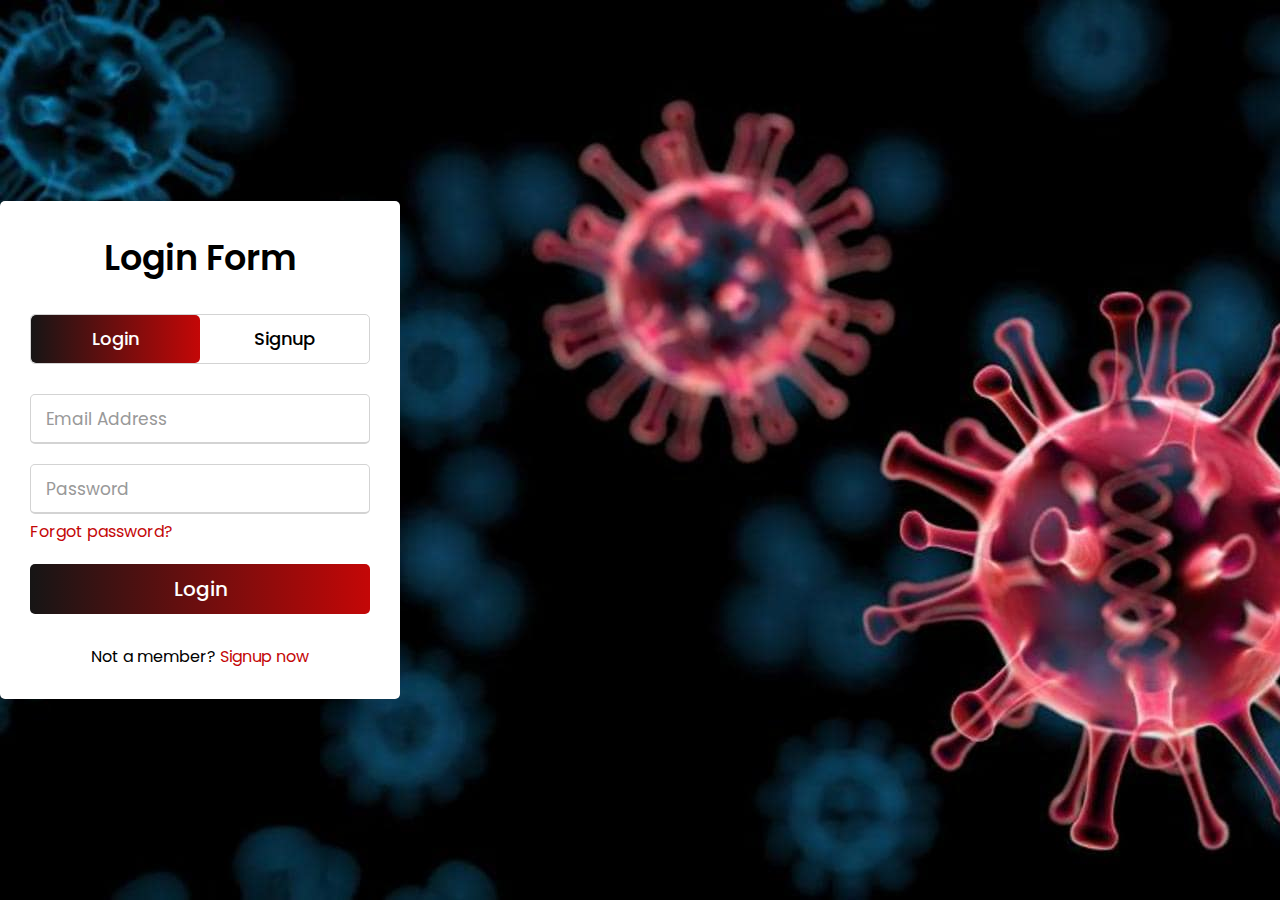
<file: index.html>
<!DOCTYPE html>
<!-- Created By CodingNepal -->
<html lang="en" dir="ltr">

<head>
   <meta charset="utf-8">
   <title>Login-Covid</title>
   <link rel="stylesheet" href="loginstyle.css">
   <meta name="viewport" content="width=device-width, initial-scale=1.0">
   <!-- Global site tag (gtag.js) - Google Analytics -->
   <script async src="https://www.googletagmanager.com/gtag/js?id=G-K9SFXSPNX1"></script>
   <script>
      window.dataLayer = window.dataLayer || [];
      function gtag() { dataLayer.push(arguments); }
      gtag('js', new Date());

      gtag('config', 'G-K9SFXSPNX1');
   </script>
</head>

<body>
   <div class="wrapper">
      <div class="title-text">
         <div class="title login">
            Login Form
         </div>
         <div class="title signup">
            Signup Form
         </div>
      </div>
      <div class="form-container">
         <div class="slide-controls">
            <input type="radio" name="slide" id="login" checked>
            <input type="radio" name="slide" id="signup">
            <label for="login" class="slide login">Login</label>
            <label for="signup" class="slide signup">Signup</label>
            <div class="slider-tab"></div>
         </div>
         <div class="form-inner">
            <form action="#" class="login">
               <div class="field">
                  <input type="text" placeholder="Email Address" required>
               </div>
               <div class="field">
                  <input type="password" placeholder="Password" required>
               </div>
               <div class="pass-link">
                  <a href="#">Forgot password?</a>
               </div>
               <div class="field btn">
                  <div class="btn-layer"></div>
                  <input type="submit" value="Login" onclick="redirect()">
               </div>
               <div class="signup-link">
                  Not a member? <a href="">Signup now</a>
               </div>
            </form>
            <form action="#" class="signup">
               <div class="field">
                  <input type="text" placeholder="Email Address" required>
               </div>
               <div class="field">
                  <input type="password" placeholder="Password" required>
               </div>
               <div class="field">
                  <input type="password" placeholder="Confirm password" required>
               </div>
               <div class="field btn">
                  <div class="btn-layer"></div>
                  <input type="submit" value="Signup">
               </div>
            </form>
         </div>
      </div>
   </div>
   <script>
      const loginText = document.querySelector(".title-text .login");
      const loginForm = document.querySelector("form.login");
      const loginBtn = document.querySelector("label.login");
      const signupBtn = document.querySelector("label.signup");
      const signupLink = document.querySelector("form .signup-link a");
      signupBtn.onclick = (() => {
         loginForm.style.marginLeft = "-50%";
         loginText.style.marginLeft = "-50%";
      });
      loginBtn.onclick = (() => {
         loginForm.style.marginLeft = "0%";
         loginText.style.marginLeft = "0%";
      });
      signupLink.onclick = (() => {
         signupBtn.click();
         return false;
      });

      const redirect = () => {
         window.location = "home.html"
      }

   </script>
</body>

</html>
</file>
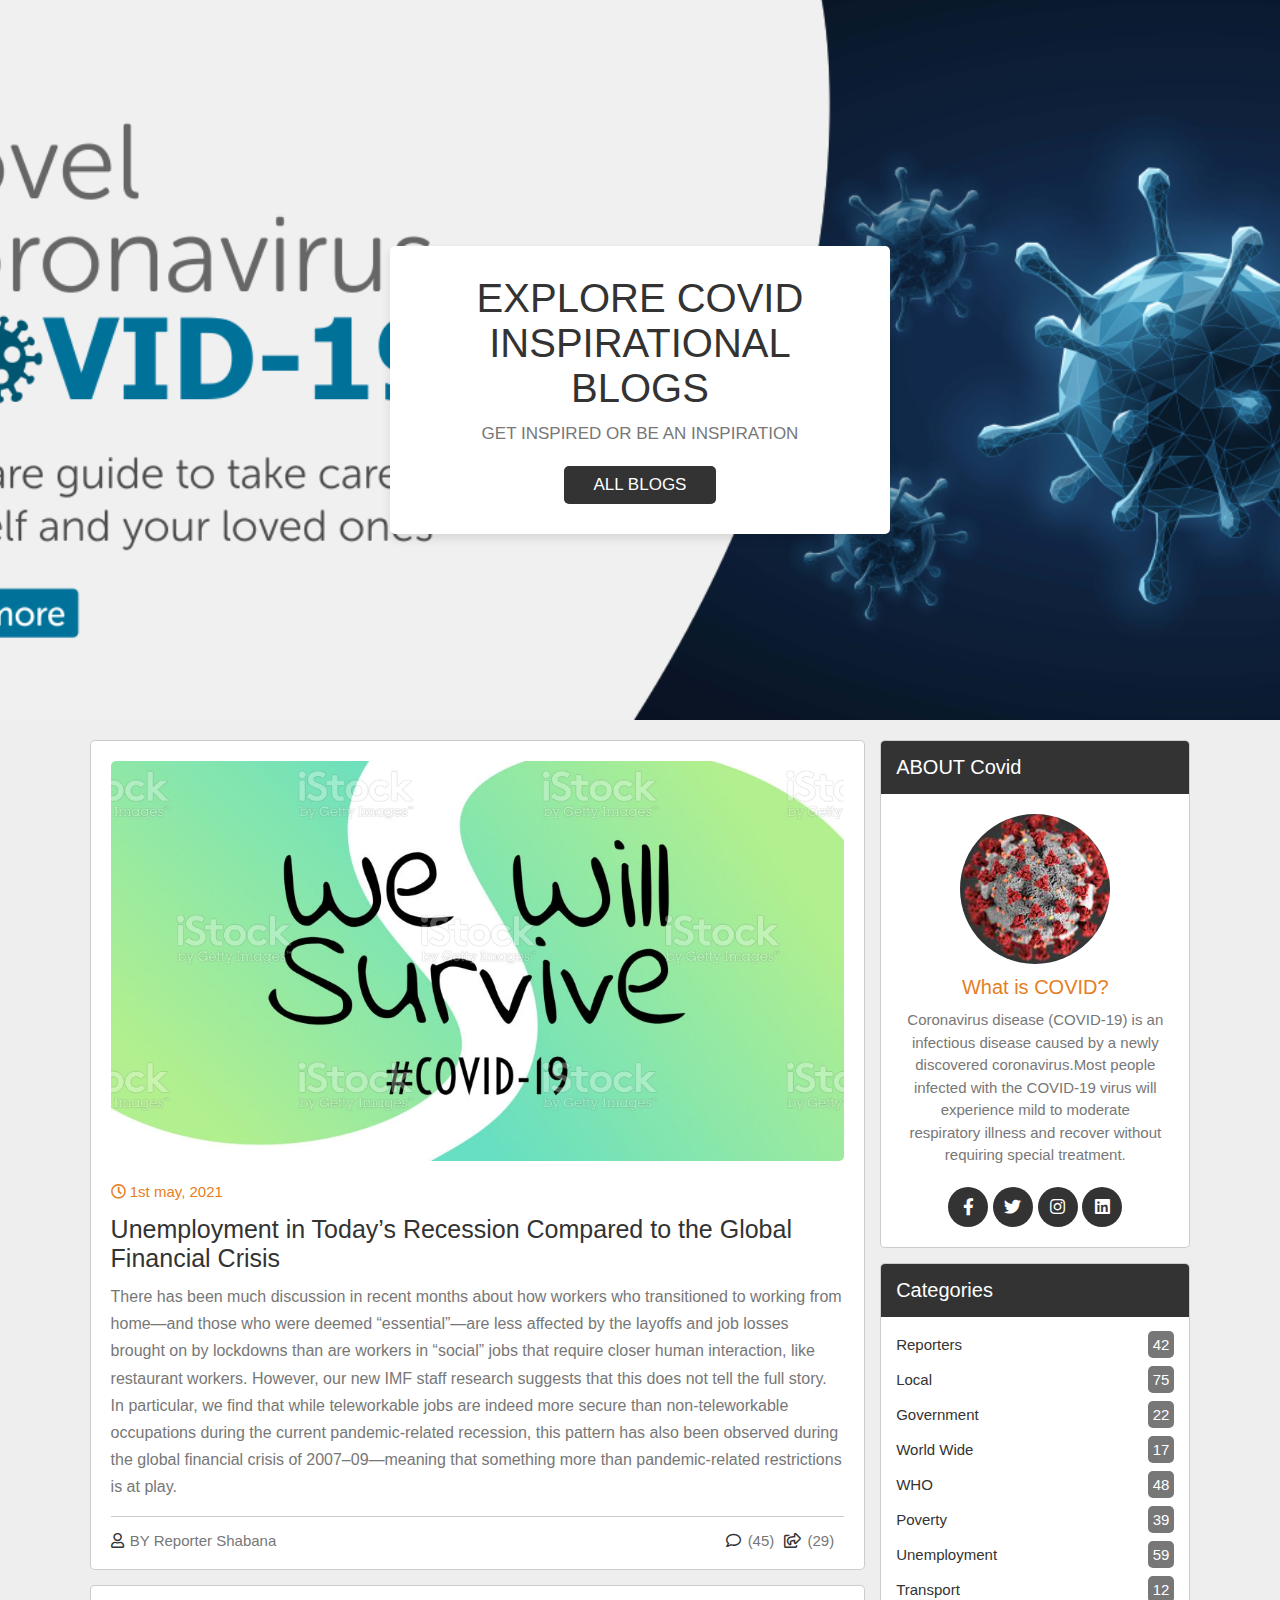
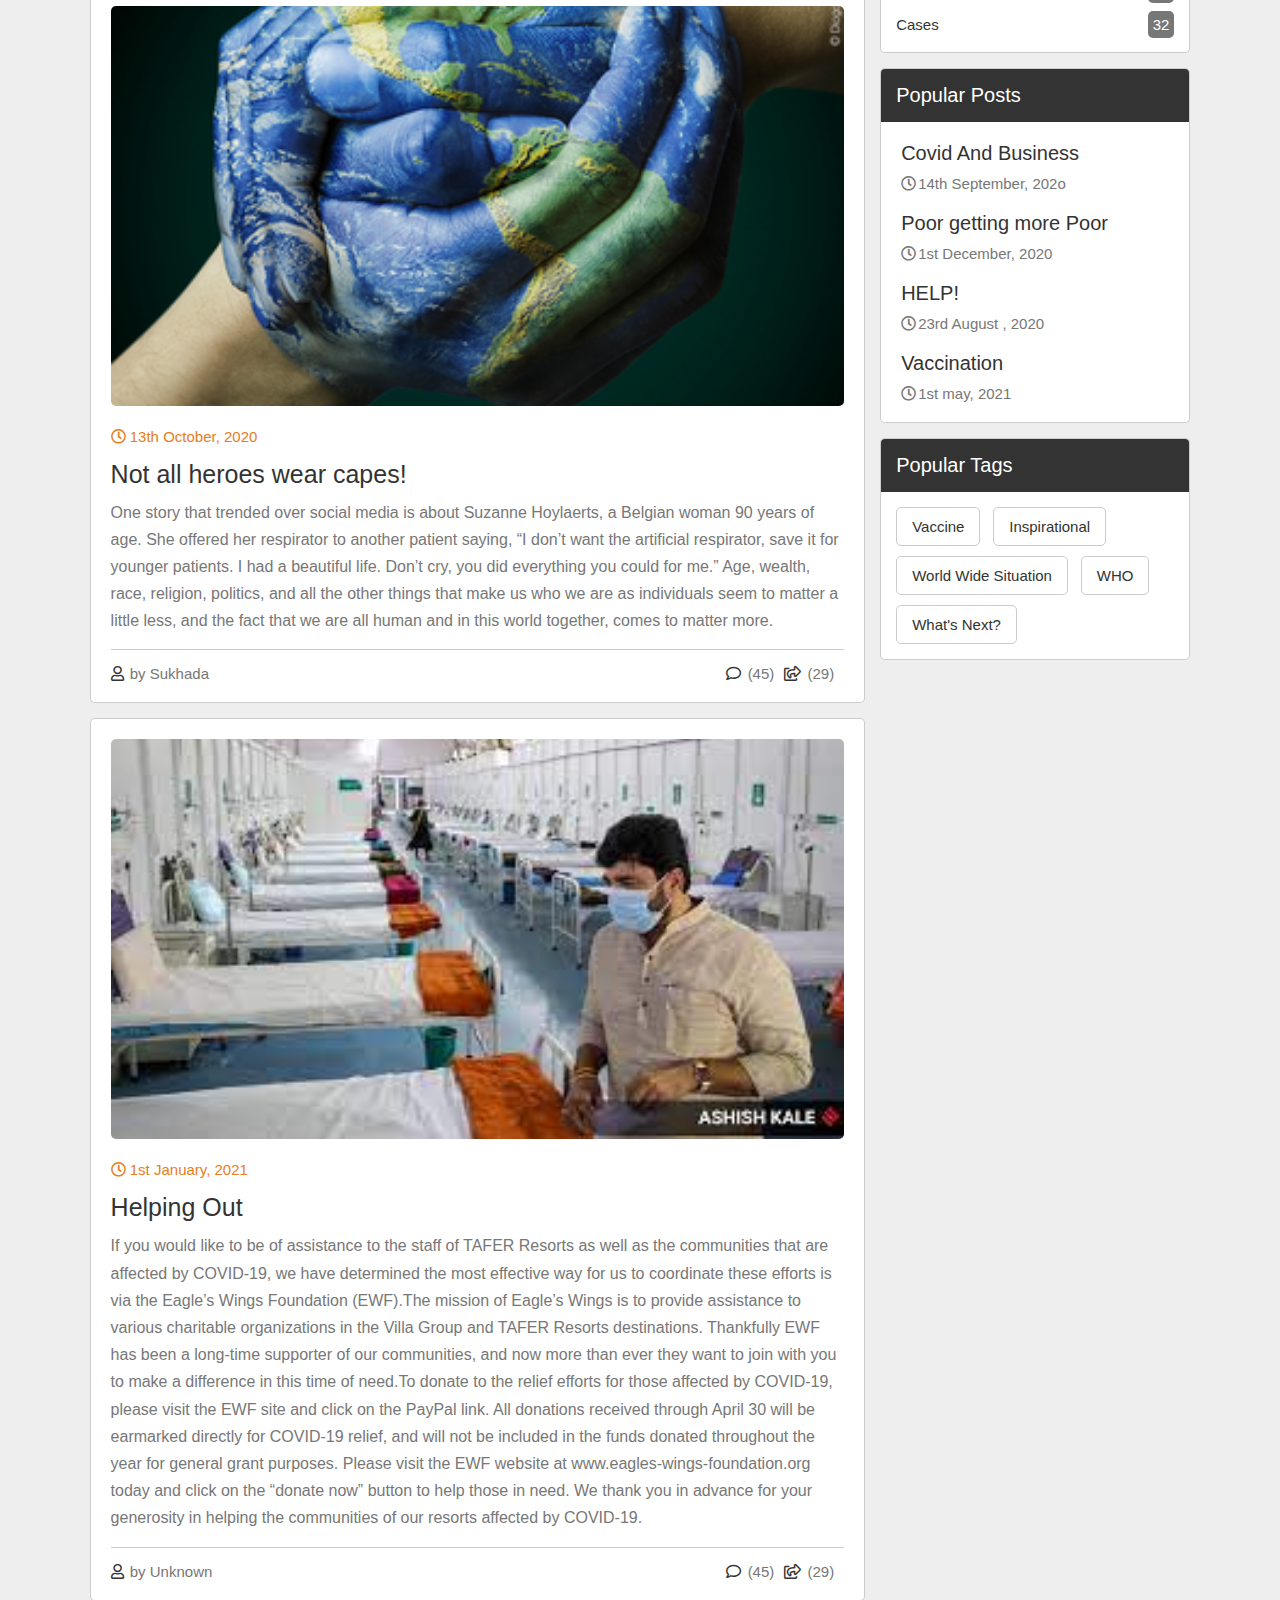
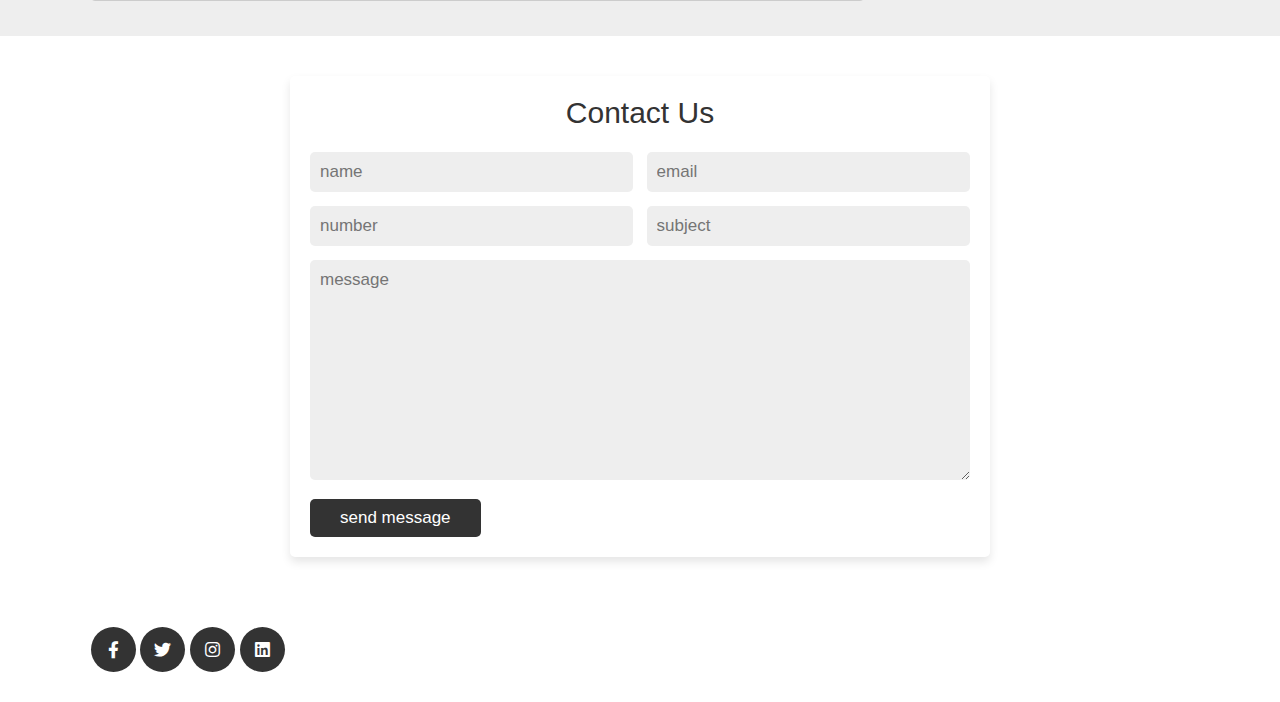
<file: blogs.html>
<!DOCTYPE html>
<html lang="en">
<head>
    <meta charset="UTF-8">
    <meta http-equiv="X-UA-Compatible" content="IE=edge">
    <meta name="viewport" content="width=device-width, initial-scale=1.0">
    <title>COVID BLOGS</title>

    
    <link rel="stylesheet" href="https://cdnjs.cloudflare.com/ajax/libs/font-awesome/5.15.3/css/all.min.css">

    
    <link rel="stylesheet" href="css/style.css">

</head>
<body>

   


<section class="banner" id="banner">

    <div class="content">
        <h3>Explore Covid Inspirational Blogs</h3>
        <p>GET INSPIRED OR BE AN INSPIRATION</p>
        <a href="#" class="btn">ALL BLOGS</a>
    </div>

</section>


<section class="container" id="posts">

    <div class="posts-container">

        <div class="post">
            <img src="images/blog-1.jpg" alt="" class="image">
            <div class="date">
                <i class="far fa-clock"></i>
                <span>1st may, 2021</span>
            </div>
            <h3 class="title">Unemployment in Today’s Recession Compared to the Global Financial Crisis</h3>
            <p class="text">There has been much discussion in recent months about how workers who transitioned to working from home—and those who were deemed “essential”—are less affected by the layoffs and job losses brought on by lockdowns than are workers in “social” jobs that require closer human interaction, like restaurant workers. However, our new IMF staff research suggests that this does not tell the full story.
                In particular, we find that while teleworkable jobs are indeed more secure than non-teleworkable occupations during the current pandemic-related recession, this pattern has also been observed during the global financial crisis of 2007–09—meaning that something more than pandemic-related restrictions is at play.</p>
            <div class="links">
                <a href="#" class="user">
                    <i class="far fa-user"></i>
                    <span>BY Reporter Shabana</span>
                </a>
                <a href="#" class="icon">
                    <i class="far fa-comment"></i>
                    <span>(45)</span>
                </a>
                <a href="#" class="icon">
                    <i class="far fa-share-square"></i>
                    <span>(29)</span>
                </a>
            </div>
        </div>

        <div class="post">
            <img src="images/blog-2.jpg" alt="" class="image">
            <div class="date">
                <i class="far fa-clock"></i>
                <span>13th October, 2020</span>
            </div>
            <h3 class="title">Not all heroes wear capes!</h3>
            <p class="text">One story that trended over social media is about Suzanne Hoylaerts, a Belgian woman 90 years of age. She offered her respirator to another patient saying, “I don’t want the artificial respirator, save it for younger patients. I had a beautiful life. Don’t cry, you did everything you could for me.”
            Age, wealth, race, religion, politics, and all the other things that make us who we are as individuals seem to matter a little less, 
            and the fact that we are all human and in this world together, comes to matter more.</p>
            
            <div class="links">
                <a href="#" class="user">
                    <i class="far fa-user"></i>
                    <span>by Sukhada</span>
                </a>
                <a href="#" class="icon">
                    <i class="far fa-comment"></i>
                    <span>(45)</span>
                </a>
                <a href="#" class="icon">
                    <i class="far fa-share-square"></i>
                    <span>(29)</span>
                </a>
            </div>
        </div>

        <div class="post">
            <img src="images/blog-3.jpg" alt="" class="image">
            <div class="date">
                <i class="far fa-clock"></i>
                <span>1st January, 2021</span>
            </div>
            <h3 class="title">Helping Out</h3>
            <p class="text">If you would like to be of assistance to the staff of TAFER Resorts as well as the communities that are affected by COVID-19, we have determined the most effective way for us to coordinate 
                these efforts is via the Eagle’s Wings Foundation (EWF).The mission of Eagle’s Wings is to provide assistance to various charitable organizations 
                in the Villa Group and TAFER Resorts destinations. Thankfully EWF has been a long-time supporter of our communities, and now more than ever they want to join with you to make a difference in this time of need.To donate to the relief efforts for those affected by COVID-19, please visit the EWF site and click on the PayPal link. All donations received through April 30 will be earmarked directly for COVID-19 relief, and will not be included in the funds donated throughout the year for general grant purposes.
                Please visit the EWF website at www.eagles-wings-foundation.org today and click on the “donate now” button to help those in need. We thank you in advance for your generosity in helping the communities of our resorts affected by COVID-19.</p>
            
            <div class="links">
                <a href="#" class="user">
                    <i class="far fa-user"></i>
                    <span>by Unknown</span>
                </a>
                <a href="#" class="icon">
                    <i class="far fa-comment"></i>
                    <span>(45)</span>
                </a>
                <a href="#" class="icon">
                    <i class="far fa-share-square"></i>
                    <span>(29)</span>
                </a>
            </div>
        </div>

    </div>

    <div class="sidebar">

        <div class="box">
            <h3 class="title">ABOUT Covid</h3>
            <div class="about">
                <img src="images/user.jpg" alt="">
                <h3>What is COVID?</h3>
                <p>Coronavirus disease (COVID-19) is an infectious disease caused by a newly discovered coronavirus.Most people infected with the COVID-19 virus will experience mild to moderate respiratory illness and recover without requiring special treatment.</p>
                <div class="follow">
                    <a href="#" class="fab fa-facebook-f"></a>
                    <a href="#" class="fab fa-twitter"></a>
                    <a href="#" class="fab fa-instagram"></a>
                    <a href="#" class="fab fa-linkedin"></a>
                </div>
            </div>
        </div>

        <div class="box">
            <h3 class="title">categories</h3>
            <div class="category">
                <a href="#"> Reporters <span>42</span></a>
                <a href="#"> Local <span>75</span> </a>
                <a href="#"> Government <span>22</span> </a>
                <a href="#"> World Wide <span>17</span> </a>
                <a href="#"> WHO <span>48</span> </a>
                <a href="#"> Poverty <span>39</span> </a>
                <a href="#"> Unemployment <span>59</span> </a>
                <a href="#"> Transport <span>12</span> </a>
                <a href="#"> Cases <span>32</span> </a>
            </div>
        </div>

        <div class="box">
            <h3 class="title">popular posts</h3>
            <div class="p-post">
                <a href="#">
                    <h3>Covid And Business</h3>
                    <span><i class="far fa-clock"></i>14th September, 202o</span>
                </a>
                <a href="#">
                    <h3>Poor getting more Poor</h3>
                    <span><i class="far fa-clock"></i>1st December, 2020</span>
                </a>
                <a href="#">
                    <h3>HELP!</h3>
                    <span><i class="far fa-clock"></i>23rd August , 2020</span>
                </a>
                <a href="#">
                    <h3>Vaccination</h3>
                    <span><i class="far fa-clock"></i>1st may, 2021</span>
                </a>
            </div>
        </div>

        <div class="box">
            <h3 class="title">popular tags</h3>
            <div class="tags">
                <a href="#">Vaccine</a>
                <a href="#">Inspirational</a>
                <a href="#">World Wide Situation</a>
                <a href="#">WHO</a>
                <a href="#">What's Next?</a>
                
            </div>
        </div>

    </div>

</section>



<section class="contact" id="contact">

    <form action="">
        <h3>contact us</h3>
        <div class="inputBox">
            <input type="text" placeholder="name">
            <input type="email" placeholder="email">
        </div>
        <div class="inputBox">
            <input type="number" placeholder="number">
            <input type="text" placeholder="subject">
        </div>
        <textarea name="" placeholder="message" id="" cols="30" rows="10"></textarea>
        <input type="submit" value="send message" class="btn">
    </form>

</section>


<section class="footer">

    <div class="follow">
        <a href="#" class="fab fa-facebook-f"></a>
        <a href="#" class="fab fa-twitter"></a>
        <a href="#" class="fab fa-instagram"></a>
        <a href="#" class="fab fa-linkedin"></a>
    </div>

    

</section>

<script src="js/script.js"></script>
    
</body>
</html>
</file>
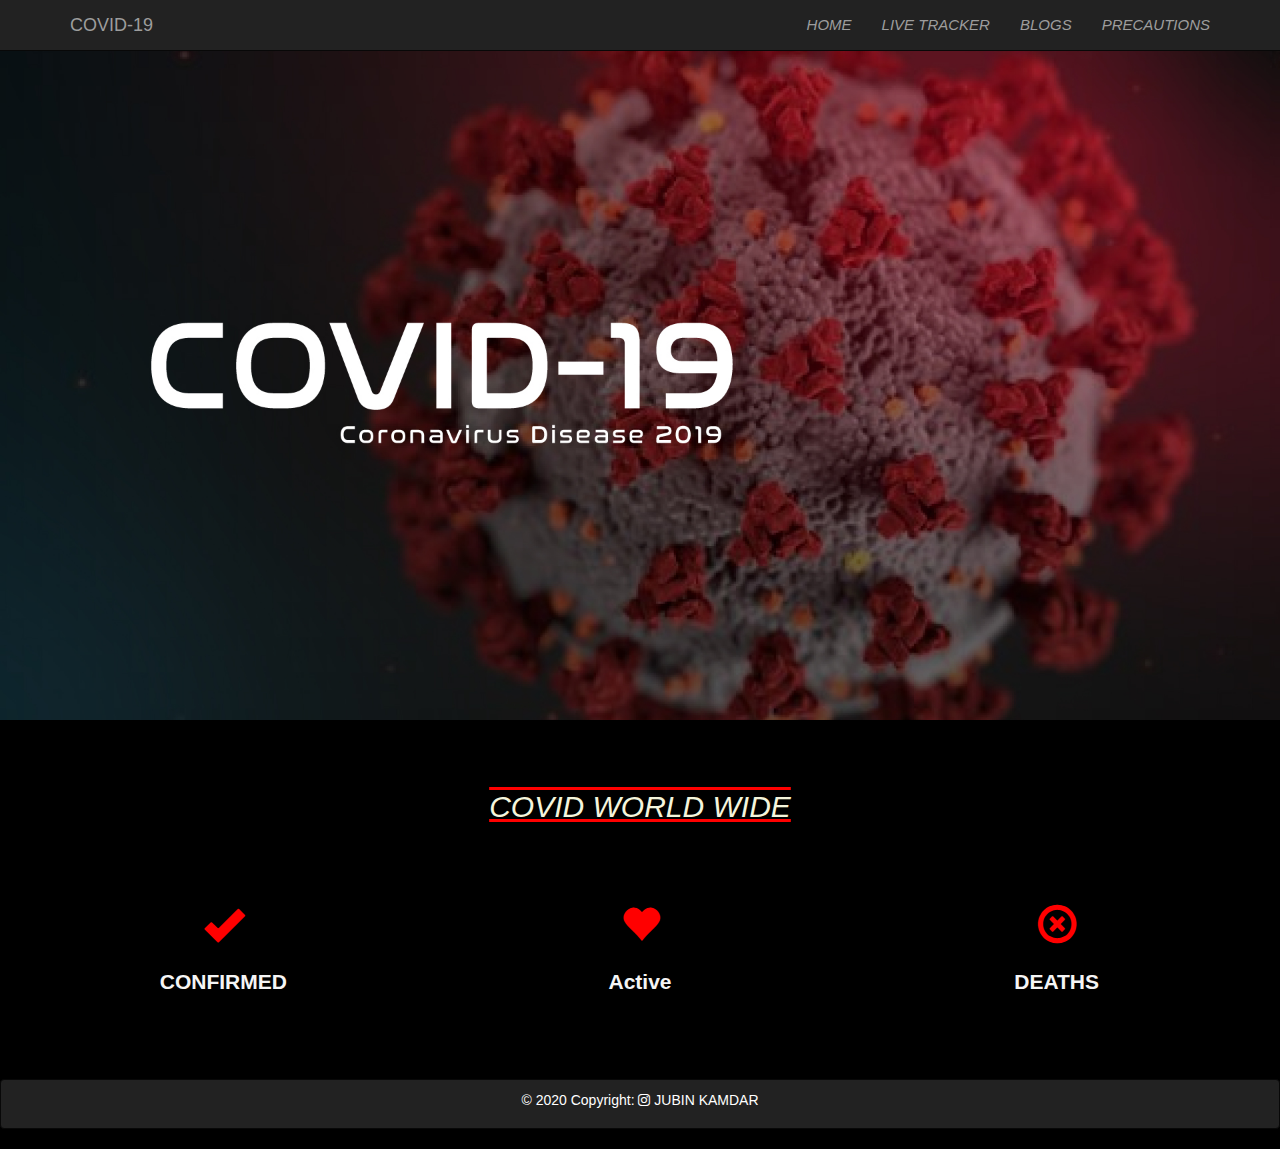
<file: home.html>
<!DOCTYPE html>
<html lang="en">

<head>
    <title>COVID-19: A Global Pandemic</title>
    <meta charset="utf-8">
    <meta name="viewport" content="width=device-width, initial-scale=1">

    <meta name="keywords" content="health,precautions,covid,covid19,virus,sympotms,covid blogs">

    <meta name="description" content="Covid-19 a global pandemic,health,WHO" >

    <link rel="stylesheet" type="text/css" href="style.css">
    <link rel="stylesheet" href="https://cdnjs.cloudflare.com/ajax/libs/font-awesome/4.7.0/css/font-awesome.min.css">
    <link rel="stylesheet" href="https://maxcdn.bootstrapcdn.com/bootstrap/3.4.1/css/bootstrap.min.css">
    <script src="https://ajax.googleapis.com/ajax/libs/jquery/3.4.1/jquery.min.js"></script>
    <script src="https://maxcdn.bootstrapcdn.com/bootstrap/3.4.1/js/bootstrap.min.js"></script>

    <link rel="stylesheet" href="bootstrap/css/bootstrap.min.css">

</head>

<body style="background-color: black;" onload="fetchdata()">
    <header>
        <nav class="navbar navbar-inverse  navbar-fixed-top">
            <div class="container">
                <a class="navbar-brand" href="">COVID-19</a>
        <button type=" button" class="navbar-toggle" data-target=".navbar-collapse" data-toggle="collapse">
                    <span class="sr-only">TOGGLE NAVIGATION</span>
                    <span class="icon-bar" style="background-color: whitesmoke;"></span>
                    <span class="icon-bar" style="background-color: whitesmoke;"></span>
                    <span class="icon-bar" style="background-color: whitesmoke;"></span>
                    </button>
                    <div class="navbar-collapse collapse">
                        <ul class="nav navbar-nav navbar-right">
                            <li class="nav-item"><a href='#' title="COVID-19: Home Page">HOME</a></li>
                            <li class="nav-item"><a href='livetracker.html' title="COVID-19: Live Tracker">LIVE TRACKER</a></li>
                            <li class="nav-item"><a href='blogs.html' title="COVID-19: Covid Blogs">BLOGS</a></li>
                            <li class="nav-item"><a href='precautions.html' title="COVID-19: Covid Blogs">PRECAUTIONS</a></li>

                        </ul>
                    </div>
            </div>

        </nav>
        <img src="bg.jpeg">
    </header>

    <div class="container-fluid world-cases" id="live-tracker">

        <h2
            style="text-align: center;font-style: italic;margin-top: 30px;color: beige;text-decoration:overline underline red;">
            COVID WORLD WIDE</h2>
        <div class="services-section text-center">
            <div class="services-three-columns">
                <div class="col-md-4 services-column">
                    <span class="glyphicon glyphicon-ok icon"></span>
                    <h5>CONFIRMED</h5>
                    <p id="world" class="world" style="color:red;"></p>
                </div>
                <div class="col-md-4 services-column">
                    <span class="glyphicon glyphicon-heart icon"></span>
                    <h5>Active</h5>
                    <p id="world-recovered" class="world-recovered" style="color:#f1f50a;"></p>
                </div>
                <div class="col-md-4 services-column">
                    <span class="glyphicon glyphicon-remove-circle icon"></span>
                    <h5>DEATHS</h5>
                    <p id="world-deaths" class="world-deaths" style="color:red;"></p>
                </div>
                <div class="clearfix"> </div>
            </div>
        </div>
    </div>

    <div class="navbar navbar-inverse navbar-static-bottom" style="margin-top: 20px;">
        <footer class="page-footer font-small  pt-4" style="padding: 10px;">
            <div class="footer-copyright text-center py-3" style="color: white;">© 2020 Copyright:
                <i class="fa fa-instagram" aria-hidden="true"></i>
                <a href="https://www.instagram.com/jubinkamdar46/?hl=en"
                    style="text-decoration: none;color: white;">JUBIN KAMDAR</a>
            </div>
        </footer>
    </div>



    <script src="covid.js"></script>


    

</body>

</html>
</file>
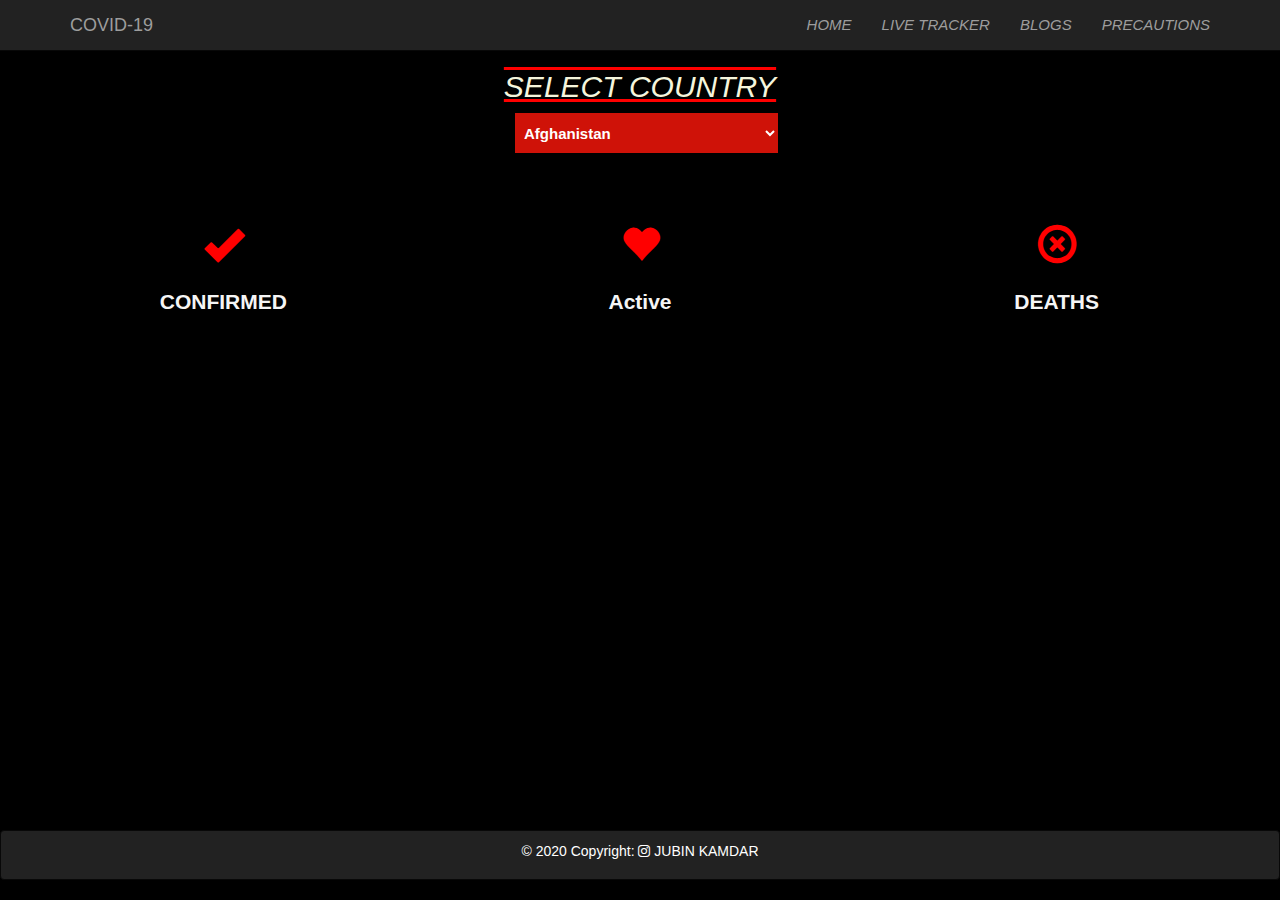
<file: livetracker.html>
<!DOCTYPE html>
<html lang="en">

<head>
    <title>Live Tracking</title>
    <meta charset="utf-8">
    <meta name="viewport" content="width=device-width, initial-scale=1">
    
    <link rel="stylesheet" href="https://cdnjs.cloudflare.com/ajax/libs/font-awesome/4.7.0/css/font-awesome.min.css">
    <link rel="stylesheet" href="https://maxcdn.bootstrapcdn.com/bootstrap/3.4.1/css/bootstrap.min.css">
    <script src="https://ajax.googleapis.com/ajax/libs/jquery/3.4.1/jquery.min.js"></script>
    <script src="https://maxcdn.bootstrapcdn.com/bootstrap/3.4.1/js/bootstrap.min.js"></script>
    <link rel="stylesheet" type="text/css" href="style.css">
    <link rel="stylesheet" href="bootstrap/css/bootstrap.min.css">
</head>

<body class="body">
    <header>
        <nav class="navbar navbar-inverse  navbar-fixed-top">
            <div class="container">
                <a class="navbar-brand" href="home.html">COVID-19</a>
            <button type=" button" class="navbar-toggle" data-target=".navbar-collapse" data-toggle="collapse">
                    <span class="sr-only">TOGGLE NAVIGATION</span>
                    <span class="icon-bar" style="background-color: whitesmoke;"></span>
                    <span class="icon-bar" style="background-color: whitesmoke;"></span>
                    <span class="icon-bar" style="background-color: whitesmoke;"></span>
                    </button>
                    <div class="navbar-collapse collapse">
                        <ul class="nav navbar-nav navbar-right">
                            <li class="nav-item"><a href='#' title="COVID-19: Home Page">HOME</a></li>
                            <li class="nav-item"><a href='livetracker.html' title="COVID-19: Live Tracker">LIVE TRACKER</a></li>
                            <li class="nav-item"><a href='blogs.html' title="COVID-19: Covid Blogs">BLOGS</a></li>
                            <li class="nav-item"><a href='precautions.html' title="COVID-19: Covid Blogs">PRECAUTIONS</a></li>

                        </ul>
                    </div>
            </div>

        </nav>
        
    </header>
    <div class="container-fluid country-cases" id="live-tracker">

        <h2
            style="text-align: center;font-style: italic;margin-top: 30px;color: beige;text-decoration:overline underline red;">
            SELECT COUNTRY</h2>
        <select id="countrydrop" name="countrydrop" onchange="countrycase(this.value)">
            <option value="Afganistan">Afghanistan</option>
            <option value="Albania">Albania</option>
            <option value="Algeria">Algeria</option>
            <option value="American Samoa">American Samoa</option>
            <option value="Andorra">Andorra</option>
            <option value="Angola">Angola</option>
            <option value="Anguilla">Anguilla</option>
            <option value="Antigua & Barbuda">Antigua & Barbuda</option>
            <option value="Argentina">Argentina</option>
            <option value="Armenia">Armenia</option>
            <option value="Aruba">Aruba</option>
            <option value="Australia">Australia</option>
            <option value="Austria">Austria</option>
            <option value="Azerbaijan">Azerbaijan</option>
            <option value="Bahamas">Bahamas</option>
            <option value="Bahrain">Bahrain</option>
            <option value="Bangladesh">Bangladesh</option>
            <option value="Barbados">Barbados</option>
            <option value="Belarus">Belarus</option>
            <option value="Belgium">Belgium</option>
            <option value="Belize">Belize</option>
            <option value="Benin">Benin</option>
            <option value="Bermuda">Bermuda</option>
            <option value="Bhutan">Bhutan</option>
            <option value="Bolivia">Bolivia</option>
            <option value="Bonaire">Bonaire</option>
            <option value="Bosnia & Herzegovina">Bosnia & Herzegovina</option>
            <option value="Botswana">Botswana</option>
            <option value="Brazil">Brazil</option>
            <option value="British Indian Ocean Ter">British Indian Ocean Ter</option>
            <option value="Brunei">Brunei</option>
            <option value="Bulgaria">Bulgaria</option>
            <option value="Burkina Faso">Burkina Faso</option>
            <option value="Burundi">Burundi</option>
            <option value="Cambodia">Cambodia</option>
            <option value="Cameroon">Cameroon</option>
            <option value="Canada">Canada</option>
            <option value="Canary Islands">Canary Islands</option>
            <option value="Cape Verde">Cape Verde</option>
            <option value="Cayman Islands">Cayman Islands</option>
            <option value="Central African Republic">Central African Republic</option>
            <option value="Chad">Chad</option>
            <option value="Channel Islands">Channel Islands</option>
            <option value="Chile">Chile</option>
            <option value="China">China</option>
            <option value="Christmas Island">Christmas Island</option>
            <option value="Cocos Island">Cocos Island</option>
            <option value="Colombia">Colombia</option>
            <option value="Comoros">Comoros</option>
            <option value="Congo">Congo</option>
            <option value="Cook Islands">Cook Islands</option>
            <option value="Costa Rica">Costa Rica</option>
            <option value="Cote DIvoire">Cote DIvoire</option>
            <option value="Croatia">Croatia</option>
            <option value="Cuba">Cuba</option>
            <option value="Curaco">Curacao</option>
            <option value="Cyprus">Cyprus</option>
            <option value="Czech Republic">Czech Republic</option>
            <option value="Denmark">Denmark</option>
            <option value="Djibouti">Djibouti</option>
            <option value="Dominica">Dominica</option>
            <option value="Dominican Republic">Dominican Republic</option>
            <option value="East Timor">East Timor</option>
            <option value="Ecuador">Ecuador</option>
            <option value="Egypt">Egypt</option>
            <option value="El Salvador">El Salvador</option>
            <option value="Equatorial Guinea">Equatorial Guinea</option>
            <option value="Eritrea">Eritrea</option>
            <option value="Estonia">Estonia</option>
            <option value="Ethiopia">Ethiopia</option>
            <option value="Falkland Islands">Falkland Islands</option>
            <option value="Faroe Islands">Faroe Islands</option>
            <option value="Fiji">Fiji</option>
            <option value="Finland">Finland</option>
            <option value="France">France</option>
            <option value="French Guiana">French Guiana</option>
            <option value="French Polynesia">French Polynesia</option>
            <option value="French Southern Ter">French Southern Ter</option>
            <option value="Gabon">Gabon</option>
            <option value="Gambia">Gambia</option>
            <option value="Georgia">Georgia</option>
            <option value="Germany">Germany</option>
            <option value="Ghana">Ghana</option>
            <option value="Gibraltar">Gibraltar</option>
            <option value="Great Britain">Great Britain</option>
            <option value="Greece">Greece</option>
            <option value="Greenland">Greenland</option>
            <option value="Grenada">Grenada</option>
            <option value="Guadeloupe">Guadeloupe</option>
            <option value="Guam">Guam</option>
            <option value="Guatemala">Guatemala</option>
            <option value="Guinea">Guinea</option>
            <option value="Guyana">Guyana</option>
            <option value="Haiti">Haiti</option>
            <option value="Hawaii">Hawaii</option>
            <option value="Honduras">Honduras</option>
            <option value="Hong Kong">Hong Kong</option>
            <option value="Hungary">Hungary</option>
            <option value="Iceland">Iceland</option>
            <option value="Indonesia">Indonesia</option>
            <option value="India">India</option>
            <option value="Iran">Iran</option>
            <option value="Iraq">Iraq</option>
            <option value="Ireland">Ireland</option>
            <option value="Isle of Man">Isle of Man</option>
            <option value="Israel">Israel</option>
            <option value="Italy">Italy</option>
            <option value="Jamaica">Jamaica</option>
            <option value="Japan">Japan</option>
            <option value="Jordan">Jordan</option>
            <option value="Kazakhstan">Kazakhstan</option>
            <option value="Kenya">Kenya</option>
            <option value="Kiribati">Kiribati</option>
            <option value="Korea North">Korea North</option>
            <option value="Korea Sout">Korea South</option>
            <option value="Kuwait">Kuwait</option>
            <option value="Kyrgyzstan">Kyrgyzstan</option>
            <option value="Laos">Laos</option>
            <option value="Latvia">Latvia</option>
            <option value="Lebanon">Lebanon</option>
            <option value="Lesotho">Lesotho</option>
            <option value="Liberia">Liberia</option>
            <option value="Libya">Libya</option>
            <option value="Liechtenstein">Liechtenstein</option>
            <option value="Lithuania">Lithuania</option>
            <option value="Luxembourg">Luxembourg</option>
            <option value="Macau">Macau</option>
            <option value="Macedonia">Macedonia</option>
            <option value="Madagascar">Madagascar</option>
            <option value="Malaysia">Malaysia</option>
            <option value="Malawi">Malawi</option>
            <option value="Maldives">Maldives</option>
            <option value="Mali">Mali</option>
            <option value="Malta">Malta</option>
            <option value="Marshall Islands">Marshall Islands</option>
            <option value="Martinique">Martinique</option>
            <option value="Mauritania">Mauritania</option>
            <option value="Mauritius">Mauritius</option>
            <option value="Mayotte">Mayotte</option>
            <option value="Mexico">Mexico</option>
            <option value="Midway Islands">Midway Islands</option>
            <option value="Moldova">Moldova</option>
            <option value="Monaco">Monaco</option>
            <option value="Mongolia">Mongolia</option>
            <option value="Montserrat">Montserrat</option>
            <option value="Morocco">Morocco</option>
            <option value="Mozambique">Mozambique</option>
            <option value="Myanmar">Myanmar</option>
            <option value="Nambia">Nambia</option>
            <option value="Nauru">Nauru</option>
            <option value="Nepal">Nepal</option>
            <option value="Netherland Antilles">Netherland Antilles</option>
            <option value="Netherlands">Netherlands (Holland, Europe)</option>
            <option value="Nevis">Nevis</option>
            <option value="New Caledonia">New Caledonia</option>
            <option value="New Zealand">New Zealand</option>
            <option value="Nicaragua">Nicaragua</option>
            <option value="Niger">Niger</option>
            <option value="Nigeria">Nigeria</option>
            <option value="Niue">Niue</option>
            <option value="Norfolk Island">Norfolk Island</option>
            <option value="Norway">Norway</option>
            <option value="Oman">Oman</option>
            <option value="Pakistan">Pakistan</option>
            <option value="Palau Island">Palau Island</option>
            <option value="Palestine">Palestine</option>
            <option value="Panama">Panama</option>
            <option value="Papua New Guinea">Papua New Guinea</option>
            <option value="Paraguay">Paraguay</option>
            <option value="Peru">Peru</option>
            <option value="Phillipines">Philippines</option>
            <option value="Pitcairn Island">Pitcairn Island</option>
            <option value="Poland">Poland</option>
            <option value="Portugal">Portugal</option>
            <option value="Puerto Rico">Puerto Rico</option>
            <option value="Qatar">Qatar</option>
            <option value="Republic of Montenegro">Republic of Montenegro</option>
            <option value="Republic of Serbia">Republic of Serbia</option>
            <option value="Reunion">Reunion</option>
            <option value="Romania">Romania</option>
            <option value="Russia">Russia</option>
            <option value="Rwanda">Rwanda</option>
            <option value="St Barthelemy">St Barthelemy</option>
            <option value="St Eustatius">St Eustatius</option>
            <option value="St Helena">St Helena</option>
            <option value="St Kitts-Nevis">St Kitts-Nevis</option>
            <option value="St Lucia">St Lucia</option>
            <option value="St Maarten">St Maarten</option>
            <option value="St Pierre & Miquelon">St Pierre & Miquelon</option>
            <option value="St Vincent & Grenadines">St Vincent & Grenadines</option>
            <option value="Saipan">Saipan</option>
            <option value="Samoa">Samoa</option>
            <option value="Samoa American">Samoa American</option>
            <option value="San Marino">San Marino</option>
            <option value="Sao Tome & Principe">Sao Tome & Principe</option>
            <option value="Saudi Arabia">Saudi Arabia</option>
            <option value="Senegal">Senegal</option>
            <option value="Seychelles">Seychelles</option>
            <option value="Sierra Leone">Sierra Leone</option>
            <option value="Singapore">Singapore</option>
            <option value="Slovakia">Slovakia</option>
            <option value="Slovenia">Slovenia</option>
            <option value="Solomon Islands">Solomon Islands</option>
            <option value="Somalia">Somalia</option>
            <option value="South Africa">South Africa</option>
            <option value="Spain">Spain</option>
            <option value="Sri Lanka">Sri Lanka</option>
            <option value="Sudan">Sudan</option>
            <option value="Suriname">Suriname</option>
            <option value="Swaziland">Swaziland</option>
            <option value="Sweden">Sweden</option>
            <option value="Switzerland">Switzerland</option>
            <option value="Syria">Syria</option>
            <option value="Tahiti">Tahiti</option>
            <option value="Taiwan">Taiwan</option>
            <option value="Tajikistan">Tajikistan</option>
            <option value="Tanzania">Tanzania</option>
            <option value="Thailand">Thailand</option>
            <option value="Togo">Togo</option>
            <option value="Tokelau">Tokelau</option>
            <option value="Tonga">Tonga</option>
            <option value="Trinidad & Tobago">Trinidad & Tobago</option>
            <option value="Tunisia">Tunisia</option>
            <option value="Turkey">Turkey</option>
            <option value="Turkmenistan">Turkmenistan</option>
            <option value="Turks & Caicos Is">Turks & Caicos Is</option>
            <option value="Tuvalu">Tuvalu</option>
            <option value="Uganda">Uganda</option>
            <option value="United Kingdom">United Kingdom</option>
            <option value="Ukraine">Ukraine</option>
            <option value="United Arab Erimates">United Arab Emirates</option>
            <option value="United States of America">United States of America</option>
            <option value="Uraguay">Uruguay</option>
            <option value="Uzbekistan">Uzbekistan</option>
            <option value="Vanuatu">Vanuatu</option>
            <option value="Vatican City State">Vatican City State</option>
            <option value="Venezuela">Venezuela</option>
            <option value="Vietnam">Vietnam</option>
            <option value="Virgin Islands (Brit)">Virgin Islands (Brit)</option>
            <option value="Virgin Islands (USA)">Virgin Islands (USA)</option>
            <option value="Wake Island">Wake Island</option>
            <option value="Wallis & Futana Is">Wallis & Futana Is</option>
            <option value="Yemen">Yemen</option>
            <option value="Zaire">Zaire</option>
            <option value="Zambia">Zambia</option>
            <option value="Zimbabwe">Zimbabwe</option>
        </select>
        <div class="services-section text-center">
            <div class="services-three-columns">
                <div class="col-md-4 services-column">
                    <span class="glyphicon glyphicon-ok icon"></span>
                    <h5>CONFIRMED</h5>
                    <p id="country" class="country" style="color:red;"></p>
                </div>
                <div class="col-md-4 services-column">
                    <span class="glyphicon glyphicon-heart icon"></span>
                    <h5>Active</h5>
                    <p id="country-recovered" class="country-recovered" style="color:#f1f50a;"></p>
                </div>
                <div class="col-md-4 services-column">
                    <span class="glyphicon glyphicon-remove-circle icon"></span>
                    <h5>DEATHS</h5>
                    <p id="country-deaths" class="country-deaths" style="color:red;"></p>
                </div>
                <div class="clearfix"> </div>
            </div>
        </div>
    </div>

    <div id="container"></div>


    <div class="navbar navbar-inverse navbar-static-bottom" style="position: absolute;bottom: 0;width: 100%;">
        <footer class="page-footer font-small  pt-4" style="padding: 10px;">
            <div class="footer-copyright text-center py-3" style="color: white;">© 2020 Copyright:
                <i class="fa fa-instagram" aria-hidden="true"></i>
                <a href="https://www.instagram.com/jubinkamdar46/?hl=en"
                    style="text-decoration: none;color: white;">JUBIN KAMDAR</a>
            </div>
        </footer>
    </div>



    <script src="covid.js"></script>
    
</body>

</html>
</file>
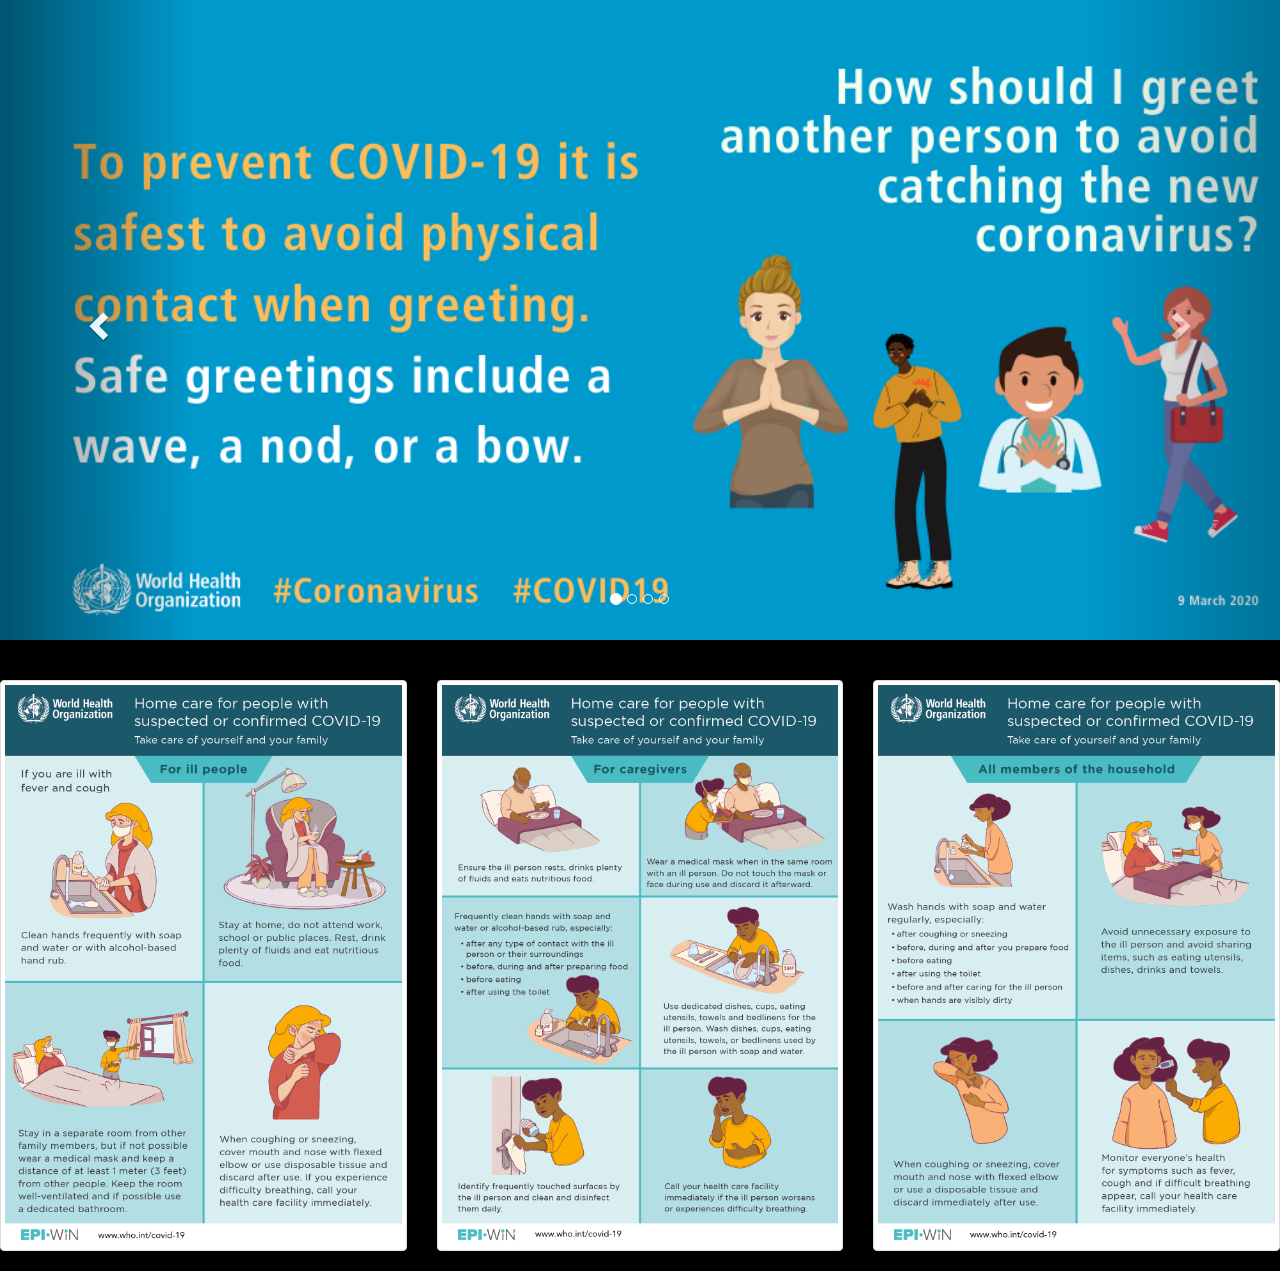
<file: precautions.html>
<!DOCTYPE html>
<html lang="en">
<head>
  <title>Precautions</title>
  <meta charset="utf-8">
  <meta name="viewport" content="width=device-width, initial-scale=1">
  <link rel="stylesheet" href="https://maxcdn.bootstrapcdn.com/bootstrap/3.4.1/css/bootstrap.min.css">
  <script src="https://ajax.googleapis.com/ajax/libs/jquery/3.4.1/jquery.min.js"></script>
  <script src="https://maxcdn.bootstrapcdn.com/bootstrap/3.4.1/js/bootstrap.min.js"></script>
  <link rel="stylesheet" type="text/css" href="style.css">
</head>
<body>
    <div id="carousel-example" class="carousel slide" data-ride="carousel">
        <ol class="carousel-indicators">
          <li data-target="#carousel-example" data-slide-to="0" class="active"></li>
          <li data-target="#carousel-example" data-slide-to="1"></li>
          <li data-target="#carousel-example" data-slide-to="2"></li>
          <li data-target="#carousel-example" data-slide-to="3"></li>
        </ol>
      
        <div class="carousel-inner">
          <div class="item active">
            <a href="#"><img src="./precautions/p1.png" /></a>
          </div>

          <div class="item">
            <a href="#"><img src="./precautions/p3.png" /></a>
          </div>

          <div class="item">
            <a href="#"><img src="./precautions/p2.png" /></a>
          </div>
       

        <div class="item">
            <a href="#"><img src="./precautions/p4.png" /></a>
          </div>
        </div>
      
        <a class="left carousel-control" href="#carousel-example" data-slide="prev">
          <span class="glyphicon glyphicon-chevron-left"></span>
        </a>
        <a class="right carousel-control" href="#carousel-example" data-slide="next">
          <span class="glyphicon glyphicon-chevron-right"></span>
        </a>
      </div>
      <div class="image-container">
      <div class="row">
        <div class="col-md-4">
          <div class="thumbnail">
           
              <img src="./precautions/col1.png" alt="Lights" style="width:100%">
              
           
          </div>
        </div>
        <div class="col-md-4">
          <div class="thumbnail">
            
              <img src="./precautions/col2.png" alt="Nature" style="width:100%">
              
            
          </div>
        </div>
        <div class="col-md-4">
          <div class="thumbnail">
           
              <img src="./precautions/col3.png" alt="Fjords" style="width:100%">
              
            </a>
          </div>
        </div>
      </div>
      </div>
</body>
</html>
</file>
<file: loginstyle.css>
@import url('https://fonts.googleapis.com/css?family=Poppins:400,500,600,700&display=swap');
*{
  margin: 0;
  padding: 0;
  box-sizing: border-box;
  font-family: 'Poppins', sans-serif;
}
html,body{
  display: grid;
  height: 100%;
  width: 100%;
  place-items: center start;
  /* background: -webkit-linear-gradient(left, rgb(22, 21, 21), rgb(196, 7, 7)); */
  background: url("./loginbg.jpg") no-repeat;
  background-size: cover;
}

.wrapper{
  overflow: hidden;
  max-width: 400px;
  background: #fff;
  padding: 30px;
  border-radius: 5px;
  box-shadow: 0px 15px 20px rgba(0,0,0,0.1);
}
.wrapper .title-text{
  display: flex;
  width: 200%;
}
.wrapper .title{
  width: 50%;
  font-size: 35px;
  font-weight: 600;
  text-align: center;
  transition: all 0.6s cubic-bezier(0.68,-0.55,0.265,1.55);
}
.wrapper .slide-controls{
  position: relative;
  display: flex;
  height: 50px;
  width: 100%;
  overflow: hidden;
  margin: 30px 0 10px 0;
  justify-content: space-between;
  border: 1px solid lightgrey;
  border-radius: 5px;
}
.slide-controls .slide{
  height: 100%;
  width: 100%;
  color: #fff;
  font-size: 18px;
  font-weight: 500;
  text-align: center;
  line-height: 48px;
  cursor: pointer;
  z-index: 1;
  transition: all 0.6s ease;
}
.slide-controls label.signup{
  color: #000;
}
.slide-controls .slider-tab{
  position: absolute;
  height: 100%;
  width: 50%;
  left: 0;
  z-index: 0;
  border-radius: 5px;
  background: -webkit-linear-gradient(left, rgb(22, 21, 21), rgb(196, 7, 7));
  transition: all 0.6s cubic-bezier(0.68,-0.55,0.265,1.55);
}
input[type="radio"]{
  display: none;
}
#signup:checked ~ .slider-tab{
  left: 50%;
}
#signup:checked ~ label.signup{
  color: #fff;
  cursor: default;
  user-select: none;
}
#signup:checked ~ label.login{
  color: #000;
}
#login:checked ~ label.signup{
  color: #000;
}
#login:checked ~ label.login{
  cursor: default;
  user-select: none;
}
.wrapper .form-container{
  width: 100%;
  overflow: hidden;
}
.form-container .form-inner{
  display: flex;
  width: 200%;
}
.form-container .form-inner form{
  width: 50%;
  transition: all 0.6s cubic-bezier(0.68,-0.55,0.265,1.55);
}
.form-inner form .field{
  height: 50px;
  width: 100%;
  margin-top: 20px;
}
.form-inner form .field input{
  height: 100%;
  width: 100%;
  outline: none;
  padding-left: 15px;
  border-radius: 5px;
  border: 1px solid lightgrey;
  border-bottom-width: 2px;
  font-size: 17px;
  transition: all 0.3s ease;
}
.form-inner form .field input:focus{
  border-color: rgb(196, 7, 7);
  /* box-shadow: inset 0 0 3px #fb6aae; */
}
.form-inner form .field input::placeholder{
  color: #999;
  transition: all 0.3s ease;
}
form .field input:focus::placeholder{
  color: #b3b3b3;
}
.form-inner form .pass-link{
  margin-top: 5px;
}
.form-inner form .signup-link{
  text-align: center;
  margin-top: 30px;
}
.form-inner form .pass-link a,
.form-inner form .signup-link a{
  color: rgb(196, 7, 7);
  text-decoration: none;
}
.form-inner form .pass-link a:hover,
.form-inner form .signup-link a:hover{
  text-decoration: underline;
}
form .btn{
  height: 50px;
  width: 100%;
  border-radius: 5px;
  position: relative;
  overflow: hidden;
}
form .btn .btn-layer{
  height: 100%;
  width: 300%;
  position: absolute;
  left: -100%;
  background: -webkit-linear-gradient(right, rgb(22, 21, 21), rgb(196, 7, 7), rgb(22, 21, 21), rgb(196, 7, 7));
  border-radius: 5px;
  transition: all 0.4s ease;;
}
form .btn:hover .btn-layer{
  left: 0;
}
form .btn input[type="submit"]{
  height: 100%;
  width: 100%;
  z-index: 1;
  position: relative;
  background: none;
  border: none;
  color: #fff;
  padding-left: 0;
  border-radius: 5px;
  font-size: 20px;
  font-weight: 500;
  cursor: pointer;
}
</file>
<file: css/style.css>
:root{
    --orange:#e67e22;
    --black:#333;
    --light-color:#777;
    --border:.1rem solid rgba(0,0,0,.2);
    --box-shadow:0 .5rem 1rem rgba(0,0,0,.1);
}

*{
    margin:0; padding:0;
    box-sizing: border-box;
    outline: none; border:none;
    text-decoration: none;
    font-family: Verdana, Geneva, Tahoma, sans-serif;
    font-weight: lighter;
}

html{
    font-size: 62.5%;
    overflow-x: hidden;
    scroll-behavior: smooth;
    scroll-padding-top: 6rem;
}

section{
    padding:2rem 7%;
}



.btn{
    margin-top: 1rem;
    display: inline-block;
    background:var(--black);
    color:#fff;
    border-radius: .5rem;
    padding:.9rem 3rem;
    cursor: pointer;
    font-size: 1.7rem;
}

.btn:hover{
    background:var(--orange);
}


#menu-bars{
    display: none;
}

.banner{
    min-height: 80vh;
    background:url(../images/banner.png) no-repeat;
    background-size: cover;
    background-position: center;
    display: grid;
    place-items: center;
    padding-top: 8rem;
}

.banner .content{
    text-align: center;
    background:#fff;
    border-radius: .5rem;
    box-shadow: var(--box-shadow);
    padding:3rem;
    max-width: 50rem;
}

.banner .content h3{
    font-size: 4rem;
    color:var(--black);
    text-transform: uppercase;
}

.banner .content p{
    font-size: 1.7rem;
    color:var(--light-color);
    padding:1rem 0;
    line-height: 1.5;
}

.container{
    display: grid;
    grid-template-columns: 2.5fr 1fr;
    gap:1.5rem;
    background:#eee;
}

.container .posts-container .post{
    width:100%;
    padding:2rem;
    background:#fff;
    border:var(--border);
    border-radius: .5rem;
    margin-bottom: 1.5rem;
}

.container .posts-container .post .image{
    height: 40rem;
    width:100%;
    border-radius: .5rem;
    object-fit: cover;
}

.container .posts-container .post .date{
    padding-top: 2rem;
    font-size: 1.5rem;
    color:var(--orange);
}

.container .posts-container .post .title{
    padding-top: 1.5rem;
    font-size: 2.5rem;
    color:var(--black);
}

.container .posts-container .post .text{
    color:var(--light-color);
    font-size: 1.6rem;
    line-height: 1.7;
    padding:1rem 0;
}

.container .posts-container .links{
    border-top: var(--border);
    margin-top: .5rem;
    padding-top: 1.5rem;
    display: flex;
    align-items: center;
}

.container .posts-container .links .user{
    margin-right: auto;
}

.container .posts-container .links .icon{
    padding-right: 1rem;
}

.container .posts-container .links a{
    font-size: 1.5rem;
    color:var(--light-color);
}

.container .posts-container .links a i{
    padding-right: .2rem;
    color:var(--black);
}

.container .posts-container .links a:hover{
    color:var(--orange);
}

.container .posts-container .links a:hover i{
    color:var(--orange);
}

.container .sidebar .box{
    border:var(--border);
    border-radius: .5rem;
    overflow:hidden;
    background:#fff;
    margin-bottom: 1.5rem;
}

.container .sidebar .box .title{
    padding:1.5rem;
    font-size: 2rem;
    color:#fff;
    background:var(--black);
    text-transform: capitalize;
}

.container .sidebar .box .about{
    text-align: center;
    padding:1rem 1.5rem;
}

.container .sidebar .box .about img{
    height: 15rem;
    width: 15rem;
    border-radius: 50%;
    object-fit: cover;
    margin:1rem 0;
}

.container .sidebar .box .about h3{
    color:var(--orange);
    font-size: 2rem;
}

.container .sidebar .box .about p{
    color:var(--light-color);
    font-size: 1.5rem;
    line-height: 1.5;
    padding:1rem;
}

.container .sidebar .box .about .follow{
    padding:1rem 0;
}

.container .sidebar .box .about .follow a{
    height: 4rem;
    line-height: 4rem;
    width: 4rem;
    border-radius: 50%;
    background:var(--black);
    color:#fff;
    font-size: 1.7rem;
    margin:0 .1rem;
}

.container .sidebar .box .about .follow a:hover{
    background:var(--orange);
}

.container .sidebar .box .category{
    padding:1rem 1.5rem;
}

.container .sidebar .box .category a{
    padding:.4rem 0;
    font-size: 1.5rem;
    color:var(--black);
    display: flex;
    align-items: center;
    justify-content: space-between;
}

.container .sidebar .box .category a span{
    background:var(--light-color);
    color:#fff;
    border-radius: .5rem;
    padding:.5rem;
}

.container .sidebar .box .category a:hover{
    color:var(--orange);
}

.container .sidebar .box .category a:hover span{
    background-color:var(--orange);
}

.container .sidebar .box .p-post{
    padding:1rem 2rem;
}

.container .sidebar .box .p-post a{
    padding:1rem 0;
    display: block;
}

.container .sidebar .box .p-post a h3{
    color:var(--black);
    font-size: 2rem;
    padding-bottom: 1rem;
}

.container .sidebar .box .p-post a span{
    color:var(--light-color);
    font-size: 1.5rem;
}

.container .sidebar .box .p-post a span i{
    padding-right: .2rem;
}

.container .sidebar .box .p-post a:hover h3{
    color:var(--orange);
}

.container .sidebar .box .tags{
    padding:1rem;
}

.container .sidebar .box .tags a{
    display: inline-block;
    padding:1rem 1.5rem;
    font-size: 1.5rem;
    color:var(--black);
    border-radius: .5rem;
    border:var(--border);
    margin:.5rem;
}

.container .sidebar .box .tags a:hover{
    background:var(--black);
    color:#fff;
}

.contact{
    background:url(../images/contact-bg.jpg) no-repeat;
    background-size: cover;
    background-position: center;
    background-attachment: fixed;
}

.contact form{
    background:#fff;
    box-shadow: var(--box-shadow);
    border-radius: .5rem;
    margin:2rem auto;
    max-width: 70rem;
    padding:2rem;
}

.contact form h3{
    color:var(--black);
    text-align: center;
    padding-bottom: 1.5rem;
    font-size: 3rem;
    text-transform: capitalize;
}

.contact form .inputBox{
    display: flex;
    justify-content: space-between;
    flex-wrap: wrap;
}

.contact form .inputBox input,
.contact form textarea{
    width:100%;
    background:#eee;
    padding:1rem;
    margin:.7rem 0;
    border-radius: .5rem;
    color:var(--black);
    font-size: 1.7rem;
}

.contact form .inputBox input{
    width:49%;
}

.footer{
    display: flex;
    align-items: center;
    justify-content: space-between;
}

.footer .credit{
    text-transform: capitalize;
    font-size: 2rem;
    color:var(--black);
    padding: 1rem 0;
}

.footer .credit span{
    color:var(--orange);
}

.footer .follow{
    padding: 1rem 0;
}

.footer .follow a{
    height:4.5rem;
    line-height:4.5rem;
    width:4.5rem;
    border-radius: 50%;
    font-size: 1.7rem;
    background:var(--black);
    color:#fff;
    margin:0 .1rem;
    text-align: center;
}

.footer .follow a:hover{
    background:var(--orange);
}













/* media queries  */

@media (max-width:991px){

    html{
        font-size: 55%;
    }

    .header{
        padding:1.5rem;
    }

    section{
        padding:2rem;
    }    

    .container{
        grid-template-columns: 2fr 1fr;
    }

}

@media (max-width:768px){

    #menu-bars{
        display: inline-block;
    }

    .header .search-form{
        top:100%; left: 0; right: 0;
        border-top: var(--border);
        width: 100%;
        border-radius: 0;
    }

    .header .navbar{
        position: absolute;
        top:100%; left: 0; right: 0;
        border-top: var(--border);
        border-bottom: var(--border);
        background: #fff;        
        display: none;
    }

    .header .navbar.active{
        display: block;
    }

    .header .navbar a{
        display: block;
        background:#f7f7f7;
        padding:1.5rem;
        margin:1.5rem;
        border-radius: .5rem;
        border:var(--border);
    }

    .container{
        grid-template-columns: 1fr;
        gap:0;
    }

    .container .posts-container .post .image{
        height: 30rem;;
    }

    .footer{
        flex-flow: column;
        text-align: center;
    }

}

@media (max-width:450px){

    html{
        font-size: 50%;
    }

    .contact form .inputBox input{
        width:100%;
    }    

}
</file>
<file: style.css>
html{
    scroll-behavior: smooth;
    
}


body{
    margin: 0;
    padding: 0;
    background-color: black;
}

.body{
    margin: 0;
    padding: 0;
    background-color: black;

}

img{
    background-repeat: no-repeat;
    background-size: cover;
    background-color: rgba(0, 0, 0, 0.8);
    width: 100%;
    height: auto;
    -webkit-background-size:cover;
    -o-background-size:cover;
    -moz-background-size: cover;
    
}


.navbar-brand{
    font-weight: 400;
    text-transform: uppercase;
    font-size: 20px;
    color:white;
    transition:0.4s;
}

.navbar-brand:hover{
    font-size: 30px;
    color: white;
}


.nav-item{
   color: white;
    font-size: 15px;

}

.navbar-nav li a{
    color: black;
    background-color: none;
    transition: 0.5s;
    font-style: italic;
    color: black;
}

.nav li a:hover {
   font-size: 20px;
   background-color: none;
   
}



.carousel-inner > .item > img {
    margin: 0 auto;
    
  }

#c1{
    margin-left: 58px;
    opacity: 0.1;
}

#c2{
    margin-right: 58px;
    opacity: 0.1;
}

.services-section {
    background: black;
    padding: 4em 0;
}


.services-column h5 {
    color: whitesmoke;
    font-size: 1.5em;
    margin: .5em 0;
    font-weight: 600;
}

.services-column p {
    font-size: .9em;
    line-height: 1.8em;
    margin: 0;
    font-size: 20px;
    font-weight: 400;
}
.icon {
    color : red;
    padding:15px;
    font-size:40px;
    transition: ease-in-out .2s;
}

.icon:hover{
    transform: scale(1.5,1.5);
}

#countrydrop{
    margin-left: 40%;
    width: 21%;
    height: 40px;
    background-color: #cf1208;
    border: none;
    color: white;
    font-size: 15px;
    font-weight: bold;
    padding: 0 5px;
}

option{
    background-color: white;
    color: black;
    padding: 15px 10px;
    font-size: 15;
   
}

.image-container{
    margin-top: 40px;
}

#live-tracker{
    margin-top: 40px;
}
</file>
